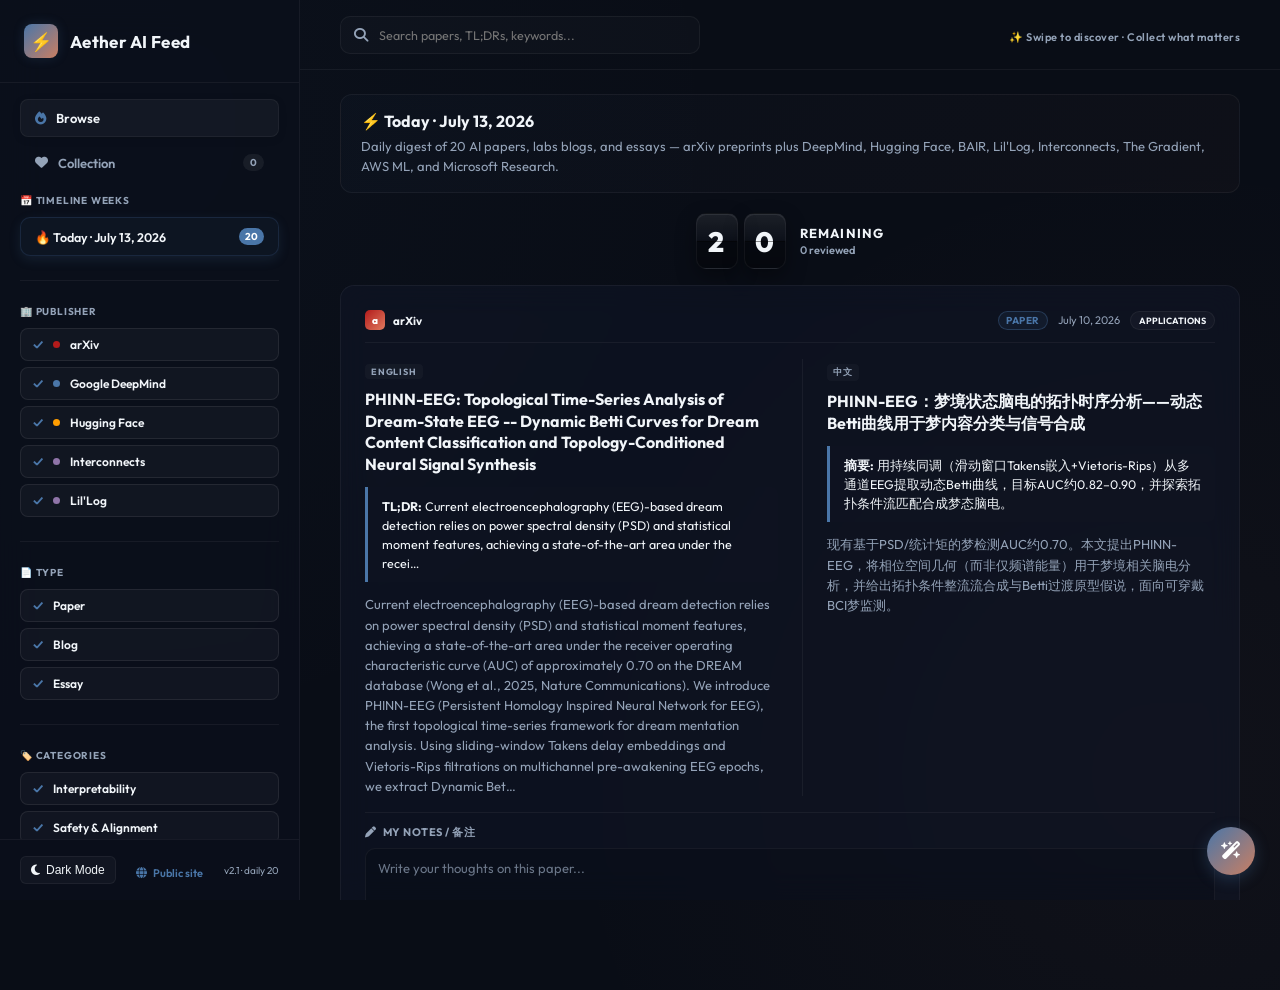
<file: ai_paper_digest/index.html>
<!DOCTYPE html>
<html lang="en">
<head>
  <meta charset="UTF-8">
  <meta name="viewport" content="width=device-width, initial-scale=1.0">
  <title>Aether AI Research Feed ⚡</title>
  <link rel="preconnect" href="https://fonts.googleapis.com">
  <link rel="preconnect" href="https://fonts.gstatic.com" crossorigin>
  <link href="https://fonts.googleapis.com/css2?family=Outfit:wght@300;400;600;800&display=swap" rel="stylesheet">
  <link rel="stylesheet" href="https://cdnjs.cloudflare.com/ajax/libs/font-awesome/6.4.0/css/all.min.css">
  <link rel="stylesheet" href="style.css">
</head>
<body>

  <!-- LEFT SIDEBAR -->
  <aside class="sidebar">
    <div class="brand-section">
      <div class="brand-logo">⚡</div>
      <h1 class="brand-title">Aether AI Feed</h1>
    </div>

    <div class="view-tabs">
      <button class="view-tab-btn active" id="tab-browse">
        <i class="fa-solid fa-fire"></i> <span>Browse</span>
      </button>
      <button class="view-tab-btn" id="tab-collection">
        <i class="fa-solid fa-heart"></i> <span>Collection</span>
        <span class="tab-count" id="collection-count">0</span>
      </button>
    </div>

    <div class="sidebar-scroll">
      <div>
        <h3 class="sidebar-section-title">📅 Timeline Weeks</h3>
        <ul class="week-list" id="week-list-container"></ul>
      </div>

      <hr class="sidebar-divider">

      <div>
        <h3 class="sidebar-section-title">🏢 Publisher</h3>
        <div class="filter-group" id="publisher-filters">
          <!-- filled by JS from PAPER_DATA -->
        </div>
      </div>

      <hr class="sidebar-divider">

      <div>
        <h3 class="sidebar-section-title">📄 Type</h3>
        <div class="filter-group" id="type-filters">
          <div class="checkbox-btn active" data-filter="type" data-value="paper">Paper</div>
          <div class="checkbox-btn active" data-filter="type" data-value="blog">Blog</div>
          <div class="checkbox-btn active" data-filter="type" data-value="essay">Essay</div>
        </div>
      </div>

      <hr class="sidebar-divider">

      <div>
        <h3 class="sidebar-section-title">🏷️ Categories</h3>
        <div class="filter-group" id="category-filters">
          <div class="checkbox-btn active" data-filter="category" data-value="Interpretability">Interpretability</div>
          <div class="checkbox-btn active" data-filter="category" data-value="Safety & Alignment">Safety & Alignment</div>
          <div class="checkbox-btn active" data-filter="category" data-value="Model Architecture">Architecture</div>
          <div class="checkbox-btn active" data-filter="category" data-value="Systems & Optimization">Systems & Opt</div>
          <div class="checkbox-btn active" data-filter="category" data-value="Applications">Applications</div>
        </div>
      </div>

      <div class="stats-widget">
        <h3 class="sidebar-section-title" style="margin-bottom: 8px;">📊 Day Stats</h3>
        <div id="stats-rows"></div>
        <div class="stats-widget-bar-outer" id="stats-bar-outer"></div>
      </div>
    </div>

    <div class="sidebar-footer">
      <button class="theme-toggle-btn" id="btn-theme-toggle">
        <i class="fa-solid fa-moon"></i> <span>Dark Mode</span>
      </button>
      <a class="public-link" id="public-site-link" href="#" target="_blank" rel="noopener" title="Share this public feed">
        <i class="fa-solid fa-globe"></i> Public site
      </a>
      <span style="font-size: 10px; color: var(--text-secondary);">v2.1 · daily 20</span>
    </div>
  </aside>

  <!-- MAIN WORKSPACE -->
  <main class="main-content">
    <header class="header">
      <div class="search-container">
        <i class="fa-solid fa-magnifying-glass search-icon"></i>
        <input type="text" class="search-input" id="search-input" placeholder="Search papers, TL;DRs, keywords...">
      </div>
      <div class="header-actions">
        <span class="header-tagline">✨ Swipe to discover · Collect what matters</span>
      </div>
    </header>

    <!-- VIEW 1: Dating-app style Browse -->
    <section class="browse-view" id="browse-view-container">
      <div class="week-overview-card">
        <h2 class="overview-title" id="overview-title">This Week in AI</h2>
        <p class="overview-text" id="overview-text">Loading weekly context...</p>
      </div>

      <div class="swipe-stage">
        <div class="flip-counter" id="flip-counter" aria-live="polite">
          <div class="flip-board" id="flip-board" title="Remaining to review">
            <div class="flip-digit" data-place="tens"><span class="flip-face">0</span></div>
            <div class="flip-digit" data-place="ones"><span class="flip-face">0</span></div>
          </div>
          <div class="flip-meta">
            <span class="flip-label" id="flip-label">remaining</span>
            <span class="flip-sub" id="swipe-progress">0 reviewed</span>
          </div>
        </div>

        <div class="swipe-deck" id="swipe-deck">
          <!-- Cards rendered by JS -->
        </div>

        <div class="swipe-actions">
          <button class="swipe-btn swipe-btn-pass" id="btn-pass" title="Pass (←)">
            <i class="fa-solid fa-xmark"></i>
          </button>
          <button class="swipe-btn swipe-btn-undo" id="btn-undo" title="Undo">
            <i class="fa-solid fa-rotate-left"></i>
          </button>
          <button class="swipe-btn swipe-btn-save" id="btn-save" title="Save (→)">
            <i class="fa-solid fa-heart"></i>
          </button>
        </div>

        <p class="swipe-hint">← Pass · → Collect · drag card or use buttons</p>
      </div>
    </section>

    <!-- VIEW 2: Collection / Favorites -->
    <section class="collection-view hidden" id="collection-view-container">
      <div class="week-overview-card">
        <h2 class="overview-title">❤️ Your Collection</h2>
        <p class="overview-text">Papers you've saved. Edit notes anytime — they stay in this browser.</p>
      </div>
      <div class="collection-list" id="collection-list"></div>
    </section>
  </main>

  <!-- FLOATING AI ASSISTANT CHAT -->
  <div class="ai-assistant-widget">
    <div class="assistant-panel" id="assistant-panel">
      <div class="panel-header">
        <div class="panel-title">🤖 <span style="font-weight:700;">Aether Assistant</span></div>
        <button class="btn-close" id="btn-close-assistant" style="background:none;">×</button>
      </div>
      <div class="panel-body" id="chat-box-body">
        <div class="chat-bubble bot">
          Hi! I can explain any research paper from this week. Try asking:
          <br><em>"What is J-space?"</em> or
          <br><em>"What is modular pretraining?"</em>
        </div>
      </div>
      <div class="panel-footer">
        <input type="text" class="chat-input" id="chat-input-box" placeholder="Ask about this week's papers...">
        <button class="chat-send-btn" id="btn-send-chat">Send</button>
      </div>
    </div>
    <button class="assistant-trigger" id="assistant-trigger-btn">
      <i class="fa-solid fa-wand-magic-sparkles"></i>
    </button>
  </div>

  <script src="data.js"></script>
  <script>
    const STORAGE_KEY = "aether_paper_state_v2";
    const ALL_CATEGORIES = [
      "Interpretability",
      "Safety & Alignment",
      "Model Architecture",
      "Systems & Optimization",
      "Applications"
    ];
    const ALL_TYPES = ["paper", "blog", "essay"];
    const PUBLISHER_DOT = {
      "Google DeepMind": "dot-google",
      "Anthropic": "dot-anthropic",
      "OpenAI": "dot-openai",
      "arXiv": "dot-arxiv",
      "Hugging Face": "dot-hf",
      "Lil'Log": "dot-essay",
      "Interconnects": "dot-essay",
      "The Gradient": "dot-essay",
      "Berkeley BAIR": "dot-bair",
      "AWS ML": "dot-aws",
      "Microsoft Research": "dot-ms"
    };

    function allPublishers() {
      const set = new Set();
      (PAPER_DATA.weeks || []).forEach(w => (w.papers || []).forEach(p => set.add(p.publisher)));
      return Array.from(set).sort((a, b) => a.localeCompare(b));
    }

    function defaultWeekId() {
      return (PAPER_DATA.weeks && PAPER_DATA.weeks[0] && PAPER_DATA.weeks[0].id) || "";
    }

    const appState = {
      activeView: "browse",
      activeWeekId: defaultWeekId(),
      selectedPublishers: allPublishers(),
      selectedCategories: ALL_CATEGORIES.slice(),
      selectedTypes: ALL_TYPES.slice(),
      searchQuery: "",
      isLightMode: false,
      // paperKey -> { status: 'saved'|'passed', note: string }
      paperMeta: {},
      // for current deck
      deck: [],
      deckIndex: 0,
      history: [], // { key, prevStatus } for undo
      displayedRemaining: null
    };

    function paperKey(paper) {
      return paper.url || paper.title;
    }

    function loadPersisted() {
      try {
        const raw = localStorage.getItem(STORAGE_KEY);
        if (!raw) return;
        const data = JSON.parse(raw);
        if (data.paperMeta) appState.paperMeta = data.paperMeta;
        if (typeof data.isLightMode === "boolean") appState.isLightMode = data.isLightMode;
      } catch (_) {}
    }

    function persist() {
      localStorage.setItem(STORAGE_KEY, JSON.stringify({
        paperMeta: appState.paperMeta,
        isLightMode: appState.isLightMode
      }));
    }

    function getMeta(key) {
      if (!appState.paperMeta[key]) {
        appState.paperMeta[key] = { status: null, note: "" };
      }
      return appState.paperMeta[key];
    }

    function findPaperByKey(key) {
      for (const week of PAPER_DATA.weeks) {
        for (const p of week.papers) {
          if (paperKey(p) === key) return p;
        }
      }
      return null;
    }

    function getSavedPapers() {
      return Object.entries(appState.paperMeta)
        .filter(([, m]) => m.status === "saved")
        .map(([key, m]) => {
          const paper = findPaperByKey(key);
          return paper ? { paper, note: m.note || "" } : null;
        })
        .filter(Boolean);
    }

    function updateCollectionCount() {
      const n = getSavedPapers().length;
      document.getElementById("collection-count").textContent = n;
    }

    function setupViewTabs() {
      const btnBrowse = document.getElementById("tab-browse");
      const btnCollection = document.getElementById("tab-collection");
      const viewBrowse = document.getElementById("browse-view-container");
      const viewCollection = document.getElementById("collection-view-container");

      btnCollection.addEventListener("click", () => {
        appState.activeView = "collection";
        btnCollection.classList.add("active");
        btnBrowse.classList.remove("active");
        viewCollection.classList.remove("hidden");
        viewBrowse.classList.add("hidden");
        renderCollection();
      });

      btnBrowse.addEventListener("click", () => {
        appState.activeView = "browse";
        btnBrowse.classList.add("active");
        btnCollection.classList.remove("active");
        viewBrowse.classList.remove("hidden");
        viewCollection.classList.add("hidden");
        rebuildDeck();
        renderSwipeCard();
      });
    }

    function renderWeekList() {
      const container = document.getElementById("week-list-container");
      container.innerHTML = PAPER_DATA.weeks.map((week, idx) => {
        const isActive = week.id === appState.activeWeekId ? "active" : "";
        const label = idx === 0 ? "🔥 " : "";
        const shortTitle = week.title.split(" (")[0];
        return `
          <li class="week-item ${isActive}" data-id="${week.id}">
            <span class="week-item-title">${label}${shortTitle}</span>
            <span class="week-item-badge">${week.papers.length}</span>
          </li>
        `;
      }).join("");

      container.querySelectorAll(".week-item").forEach(item => {
        item.addEventListener("click", () => {
          appState.activeWeekId = item.getAttribute("data-id");
          appState.displayedRemaining = null;
          renderWeekList();
          if (appState.activeView === "browse") {
            rebuildDeck();
            renderSwipeCard();
          }
        });
      });
    }

    function renderPublisherFilters() {
      const container = document.getElementById("publisher-filters");
      const pubs = allPublishers();
      appState.selectedPublishers = pubs.slice();
      container.innerHTML = pubs.map(pub => {
        const dot = PUBLISHER_DOT[pub] || "dot-arxiv";
        return `
          <div class="checkbox-btn active" data-filter="publisher" data-value="${escapeHtml(pub)}">
            <span class="dot ${dot}"></span> ${escapeHtml(pub)}
          </div>
        `;
      }).join("");
    }

    function wireFilterGroup(selector, stateKey) {
      document.querySelectorAll(selector).forEach(btn => {
        btn.addEventListener("click", () => {
          const val = btn.getAttribute("data-value");
          btn.classList.toggle("active");
          if (appState[stateKey].includes(val)) {
            appState[stateKey] = appState[stateKey].filter(x => x !== val);
          } else {
            appState[stateKey].push(val);
          }
          appState.displayedRemaining = null;
          if (appState.activeView === "browse") {
            rebuildDeck();
            renderSwipeCard();
          }
        });
      });
    }

    function setupFilters() {
      renderPublisherFilters();
      wireFilterGroup("#publisher-filters .checkbox-btn", "selectedPublishers");
      wireFilterGroup("#category-filters .checkbox-btn", "selectedCategories");
      wireFilterGroup("#type-filters .checkbox-btn", "selectedTypes");

      document.getElementById("search-input").addEventListener("input", e => {
        appState.searchQuery = e.target.value.toLowerCase().trim();
        appState.displayedRemaining = null;
        if (appState.activeView === "browse") {
          rebuildDeck();
          renderSwipeCard();
        } else {
          renderCollection();
        }
      });
    }

    function contentTypeOf(paper) {
      return paper.content_type || paper.type || "paper";
    }

    function getFilteredPapers(includeDecided = false) {
      const activeWeek = PAPER_DATA.weeks.find(w => w.id === appState.activeWeekId);
      if (!activeWeek) return [];

      return activeWeek.papers.filter(paper => {
        const matchesPublisher = appState.selectedPublishers.includes(paper.publisher);
        const matchesCategory = appState.selectedCategories.includes(paper.category);
        const matchesType = appState.selectedTypes.includes(contentTypeOf(paper));
        const textBlob = `${paper.title} ${paper.title_zh || ""} ${paper.tldr || ""} ${paper.summary || ""} ${paper.category} ${paper.publisher} ${contentTypeOf(paper)}`.toLowerCase();
        const matchesSearch = appState.searchQuery === "" || textBlob.includes(appState.searchQuery);
        if (!matchesPublisher || !matchesCategory || !matchesType || !matchesSearch) return false;

        if (!includeDecided) {
          const meta = getMeta(paperKey(paper));
          if (meta.status === "saved" || meta.status === "passed") return false;
        }
        return true;
      });
    }

    function flipDigit(digitEl, nextChar) {
      const face = digitEl.querySelector(".flip-face");
      if (!face) return;
      const current = face.textContent;
      if (current === String(nextChar)) return;

      const next = document.createElement("span");
      next.className = "flip-face flip-in";
      next.textContent = nextChar;

      face.classList.add("flip-out");
      digitEl.appendChild(next);

      // force reflow then animate in
      void next.offsetWidth;
      requestAnimationFrame(() => next.classList.add("flip-show"));

      setTimeout(() => {
        face.remove();
        next.classList.remove("flip-in", "flip-show");
      }, 320);
    }

    function setFlipCount(remaining, { animate = true } = {}) {
      const n = Math.max(0, remaining | 0);
      const tens = String(Math.floor(n / 10) % 10);
      const ones = String(n % 10);
      const tensEl = document.querySelector('.flip-digit[data-place="tens"]');
      const onesEl = document.querySelector('.flip-digit[data-place="ones"]');
      const label = document.getElementById("flip-label");

      if (!animate || appState.displayedRemaining === null) {
        tensEl.querySelector(".flip-face").textContent = tens;
        onesEl.querySelector(".flip-face").textContent = ones;
      } else if (n !== appState.displayedRemaining) {
        // Flip down digit-by-digit when decreasing
        flipDigit(tensEl, tens);
        flipDigit(onesEl, ones);
        if (n < appState.displayedRemaining) {
          document.getElementById("flip-board").classList.add("flip-tick");
          setTimeout(() => document.getElementById("flip-board").classList.remove("flip-tick"), 350);
        }
      }

      if (label) {
        label.textContent = n === 0 ? "all done" : "remaining";
      }
      appState.displayedRemaining = n;
    }

    function rebuildDeck() {
      const activeWeek = PAPER_DATA.weeks.find(w => w.id === appState.activeWeekId);
      if (activeWeek) {
        document.getElementById("overview-title").innerText = `⚡ ${activeWeek.title}`;
        document.getElementById("overview-text").innerText = activeWeek.summary || "";
        updateStats(activeWeek);
      }
      appState.deck = getFilteredPapers(false);
      appState.deckIndex = 0;
      appState.history = [];
    }

    function publisherClass(publisher) {
      const p = (publisher || "").toLowerCase();
      if (p.includes("google") || p.includes("deepmind")) return "google";
      if (p.includes("openai")) return "openai";
      if (p.includes("anthropic")) return "anthropic";
      if (p.includes("hugging")) return "hf";
      if (p.includes("arxiv")) return "arxiv";
      if (p.includes("microsoft")) return "ms";
      if (p.includes("aws")) return "aws";
      if (p.includes("bair") || p.includes("berkeley")) return "bair";
      return "essay";
    }

    function escapeHtml(str) {
      return String(str || "")
        .replace(/&/g, "&amp;")
        .replace(/</g, "&lt;")
        .replace(/>/g, "&gt;")
        .replace(/"/g, "&quot;");
    }

    function buildCardHTML(paper, opts = {}) {
      const key = paperKey(paper);
      const meta = getMeta(key);
      const note = opts.note !== undefined ? opts.note : (meta.note || "");
      const avatar = publisherClass(paper.publisher);
      const hasSummary = !!(paper.summary && paper.summary.trim());
      const hasSummaryZh = !!(paper.summary_zh && paper.summary_zh.trim());
      const hasTldr = !!(paper.tldr && paper.tldr.trim());
      const hasTldrZh = !!(paper.tldr_zh && paper.tldr_zh.trim());

      const ctype = contentTypeOf(paper);
      const typeLabel = ctype === "blog" ? "Blog" : ctype === "essay" ? "Essay" : "Paper";
      const readLabel = ctype === "paper" ? "Read Full Paper" : "Read Full Article";

      return `
        <article class="paper-card swipe-card" data-publisher="${escapeHtml(paper.publisher)}" data-key="${escapeHtml(key)}">
          <div class="swipe-stamp stamp-no">NOPE</div>
          <div class="swipe-stamp stamp-yes">SAVE</div>

          <div class="card-top">
            <div class="publisher-badge">
              <div class="publisher-avatar avatar-${avatar}">${escapeHtml(paper.publisher.charAt(0))}</div>
              <span>${escapeHtml(paper.publisher)}</span>
            </div>
            <div class="card-meta">
              <span class="type-tag type-${escapeHtml(ctype)}">${typeLabel}</span>
              <span>${escapeHtml(paper.date || "")}</span>
              <span class="category-tag">${escapeHtml(paper.category || "")}</span>
            </div>
          </div>

          <div class="card-columns">
            <div class="card-column en-col">
              <div class="column-lang-tag">English</div>
              <a href="${escapeHtml(paper.url)}" target="_blank" rel="noopener" class="paper-title-link">${escapeHtml(paper.title)}</a>
              ${hasTldr ? `<div class="tldr-box"><strong>TL;DR:</strong> ${escapeHtml(paper.tldr)}</div>` : ""}
              ${hasSummary ? `<div class="summary-block"><p>${escapeHtml(paper.summary)}</p></div>` : ""}
            </div>
            <div class="card-column zh-col">
              <div class="column-lang-tag">中文</div>
              <a href="${escapeHtml(paper.url)}" target="_blank" rel="noopener" class="paper-title-link">${escapeHtml(paper.title_zh || paper.title)}</a>
              ${hasTldrZh ? `<div class="tldr-box"><strong>摘要:</strong> ${escapeHtml(paper.tldr_zh)}</div>` : ""}
              ${hasSummaryZh ? `<div class="summary-block"><p>${escapeHtml(paper.summary_zh)}</p></div>` : ""}
            </div>
          </div>

          <div class="note-block">
            <label class="note-label"><i class="fa-solid fa-pen"></i> My notes / 备注</label>
            <textarea class="note-input" data-key="${escapeHtml(key)}" placeholder="Write your thoughts on this paper...">${escapeHtml(note)}</textarea>
          </div>

          <div class="card-footer">
            <a href="${escapeHtml(paper.url)}" target="_blank" rel="noopener" class="read-btn">
              <i class="fa-solid fa-arrow-up-right-from-square"></i> ${readLabel}
            </a>
          </div>
        </article>
      `;
    }

    function renderSwipeCard() {
      const deckEl = document.getElementById("swipe-deck");
      const progressEl = document.getElementById("swipe-progress");
      const remaining = Math.max(0, appState.deck.length - appState.deckIndex);
      const totalFiltered = getFilteredPapers(true).length;
      const decided = totalFiltered - remaining;
      setFlipCount(remaining, { animate: true });
      progressEl.textContent = remaining === 0
        ? `${decided} reviewed · deck clear`
        : `${decided} reviewed`;

      if (appState.deckIndex >= appState.deck.length) {
        deckEl.innerHTML = `
          <div class="empty-state swipe-empty">
            <div class="empty-icon">✨</div>
            <h3>You're all caught up · 0 left</h3>
            <p>No more items in this filter. Check your Collection, or pick another day.</p>
            <button class="read-btn" id="btn-goto-collection" style="margin-top:12px;">
              <i class="fa-solid fa-heart"></i> Open Collection
            </button>
          </div>
        `;
        const go = document.getElementById("btn-goto-collection");
        if (go) {
          go.addEventListener("click", () => document.getElementById("tab-collection").click());
        }
        document.getElementById("btn-pass").disabled = true;
        document.getElementById("btn-save").disabled = true;
        return;
      }

      document.getElementById("btn-pass").disabled = false;
      document.getElementById("btn-save").disabled = false;

      const paper = appState.deck[appState.deckIndex];
      deckEl.innerHTML = buildCardHTML(paper);

      const card = deckEl.querySelector(".swipe-card");
      wireNoteInput(card);
      enableDrag(card);
    }

    function wireNoteInput(root) {
      root.querySelectorAll(".note-input").forEach(ta => {
        ta.addEventListener("input", () => {
          const key = ta.getAttribute("data-key");
          getMeta(key).note = ta.value;
          persist();
        });
        // Don't let swipe steal focus while typing
        ta.addEventListener("pointerdown", e => e.stopPropagation());
        ta.addEventListener("mousedown", e => e.stopPropagation());
      });
    }

    function decide(action) {
      if (appState.deckIndex >= appState.deck.length) return;
      const paper = appState.deck[appState.deckIndex];
      const key = paperKey(paper);
      const meta = getMeta(key);
      const card = document.querySelector("#swipe-deck .swipe-card");

      appState.history.push({ key, prevStatus: meta.status, deckIndex: appState.deckIndex });
      meta.status = action === "save" ? "saved" : "passed";
      persist();
      updateCollectionCount();

      // Flip remaining count down immediately (… → 0)
      const remainingAfter = Math.max(0, appState.deck.length - appState.deckIndex - 1);
      const totalFiltered = getFilteredPapers(true).length;
      const decidedAfter = totalFiltered - remainingAfter;
      setFlipCount(remainingAfter, { animate: true });
      document.getElementById("swipe-progress").textContent =
        remainingAfter === 0 ? `${decidedAfter} reviewed · deck clear` : `${decidedAfter} reviewed`;

      if (card) {
        card.classList.add(action === "save" ? "fly-right" : "fly-left");
        setTimeout(() => {
          appState.deckIndex += 1;
          renderSwipeCard();
        }, 280);
      } else {
        appState.deckIndex += 1;
        renderSwipeCard();
      }
    }

    function undoLast() {
      const last = appState.history.pop();
      if (!last) return;
      const meta = getMeta(last.key);
      meta.status = last.prevStatus;
      persist();
      updateCollectionCount();
      // Put paper back into deck at current position
      const paper = findPaperByKey(last.key);
      if (paper) {
        appState.deck.splice(appState.deckIndex, 0, paper);
        renderSwipeCard();
      } else {
        rebuildDeck();
        renderSwipeCard();
      }
    }

    function enableDrag(card) {
      let startX = 0, startY = 0, dx = 0, dy = 0, dragging = false;

      const onStart = e => {
        if (e.target.closest("a, button, textarea, input")) return;
        dragging = true;
        const point = e.touches ? e.touches[0] : e;
        startX = point.clientX;
        startY = point.clientY;
        card.classList.add("dragging");
      };

      const onMove = e => {
        if (!dragging) return;
        const point = e.touches ? e.touches[0] : e;
        dx = point.clientX - startX;
        dy = point.clientY - startY;
        const rot = dx * 0.05;
        card.style.transform = `translate(${dx}px, ${dy}px) rotate(${rot}deg)`;
        card.classList.toggle("hint-pass", dx < -40);
        card.classList.toggle("hint-save", dx > 40);
      };

      const onEnd = () => {
        if (!dragging) return;
        dragging = false;
        card.classList.remove("dragging");
        if (dx > 100) {
          decide("save");
        } else if (dx < -100) {
          decide("pass");
        } else {
          card.style.transform = "";
          card.classList.remove("hint-pass", "hint-save");
        }
        dx = 0;
        dy = 0;
      };

      card.addEventListener("mousedown", onStart);
      window.addEventListener("mousemove", onMove);
      window.addEventListener("mouseup", onEnd);
      card.addEventListener("touchstart", onStart, { passive: true });
      card.addEventListener("touchmove", onMove, { passive: true });
      card.addEventListener("touchend", onEnd);
    }

    function setupSwipeControls() {
      document.getElementById("btn-pass").addEventListener("click", () => decide("pass"));
      document.getElementById("btn-save").addEventListener("click", () => decide("save"));
      document.getElementById("btn-undo").addEventListener("click", () => undoLast());

      document.addEventListener("keydown", e => {
        if (appState.activeView !== "browse") return;
        if (e.target.matches("textarea, input")) return;
        if (e.key === "ArrowLeft") {
          e.preventDefault();
          decide("pass");
        } else if (e.key === "ArrowRight") {
          e.preventDefault();
          decide("save");
        } else if (e.key === "z" && (e.metaKey || e.ctrlKey)) {
          e.preventDefault();
          undoLast();
        }
      });
    }

    function renderCollection() {
      const list = document.getElementById("collection-list");
      let saved = getSavedPapers();

      if (appState.searchQuery) {
        const q = appState.searchQuery;
        saved = saved.filter(({ paper }) => {
          const blob = `${paper.title} ${paper.title_zh || ""} ${paper.tldr || ""} ${paper.summary || ""}`.toLowerCase();
          return blob.includes(q);
        });
      }

      if (saved.length === 0) {
        list.innerHTML = `
          <div class="empty-state">
            <div class="empty-icon">💔</div>
            <h3>Collection is empty</h3>
            <p>Swipe right on papers you like — they'll show up here.</p>
          </div>
        `;
        return;
      }

      list.innerHTML = saved.map(({ paper, note }) => {
        const key = paperKey(paper);
        const avatar = publisherClass(paper.publisher);
        const hasSummary = !!(paper.summary && paper.summary.trim());
        const hasSummaryZh = !!(paper.summary_zh && paper.summary_zh.trim());
        return `
          <article class="paper-card collection-card" data-publisher="${escapeHtml(paper.publisher)}" data-key="${escapeHtml(key)}">
            <div class="card-top">
              <div class="publisher-badge">
                <div class="publisher-avatar avatar-${avatar}">${escapeHtml(paper.publisher.charAt(0))}</div>
                <span>${escapeHtml(paper.publisher)}</span>
              </div>
              <div class="card-meta">
                <span class="type-tag type-${escapeHtml(contentTypeOf(paper))}">${contentTypeOf(paper)}</span>
                <span>${escapeHtml(paper.date || "")}</span>
                <span class="category-tag">${escapeHtml(paper.category || "")}</span>
                <button class="icon-btn btn-unsave" data-key="${escapeHtml(key)}" title="Remove from collection">
                  <i class="fa-solid fa-trash"></i>
                </button>
              </div>
            </div>
            <div class="card-columns">
              <div class="card-column en-col">
                <div class="column-lang-tag">English</div>
                <a href="${escapeHtml(paper.url)}" target="_blank" rel="noopener" class="paper-title-link">${escapeHtml(paper.title)}</a>
                ${paper.tldr ? `<div class="tldr-box"><strong>TL;DR:</strong> ${escapeHtml(paper.tldr)}</div>` : ""}
                ${hasSummary ? `<div class="summary-block"><p>${escapeHtml(paper.summary)}</p></div>` : ""}
              </div>
              <div class="card-column zh-col">
                <div class="column-lang-tag">中文</div>
                <a href="${escapeHtml(paper.url)}" target="_blank" rel="noopener" class="paper-title-link">${escapeHtml(paper.title_zh || paper.title)}</a>
                ${paper.tldr_zh ? `<div class="tldr-box"><strong>摘要:</strong> ${escapeHtml(paper.tldr_zh)}</div>` : ""}
                ${hasSummaryZh ? `<div class="summary-block"><p>${escapeHtml(paper.summary_zh)}</p></div>` : ""}
              </div>
            </div>
            <div class="note-block">
              <label class="note-label"><i class="fa-solid fa-pen"></i> My notes / 备注</label>
              <textarea class="note-input" data-key="${escapeHtml(key)}" placeholder="Write your thoughts on this paper...">${escapeHtml(note)}</textarea>
            </div>
            <div class="card-footer">
              <a href="${escapeHtml(paper.url)}" target="_blank" rel="noopener" class="read-btn">
                <i class="fa-solid fa-arrow-up-right-from-square"></i> Open
              </a>
            </div>
          </article>
        `;
      }).join("");

      list.querySelectorAll(".btn-unsave").forEach(btn => {
        btn.addEventListener("click", () => {
          const key = btn.getAttribute("data-key");
          getMeta(key).status = null;
          persist();
          updateCollectionCount();
          renderCollection();
        });
      });
      wireNoteInput(list);
    }

    function updateStats(activeWeek) {
      const counts = {};
      activeWeek.papers.forEach(p => {
        counts[p.publisher] = (counts[p.publisher] || 0) + 1;
      });
      const entries = Object.entries(counts).sort((a, b) => b[1] - a[1]);
      const total = entries.reduce((s, [, n]) => s + n, 0) || 1;
      const colors = [
        "var(--accent-blue)", "var(--accent-orange)", "var(--accent-green)",
        "var(--accent-purple)", "var(--accent-gold)", "var(--accent-pink)", "var(--accent-red)"
      ];
      const rows = document.getElementById("stats-rows");
      const bar = document.getElementById("stats-bar-outer");
      rows.innerHTML = entries.slice(0, 6).map(([name, n]) => `
        <div class="stats-widget-row">
          <span style="font-size:11px;">${escapeHtml(name)}</span>
          <strong>${n}</strong>
        </div>
      `).join("") || `<div class="stats-widget-row"><span style="font-size:11px;">No items</span><strong>0</strong></div>`;
      bar.innerHTML = entries.map(([, n], i) =>
        `<div class="stats-widget-bar-inner" style="background-color:${colors[i % colors.length]};width:${(n / total) * 100}%;"></div>`
      ).join("");
    }

    // Theme
    const themeBtn = document.getElementById("btn-theme-toggle");
    themeBtn.addEventListener("click", () => {
      appState.isLightMode = !appState.isLightMode;
      document.body.classList.toggle("light-mode", appState.isLightMode);
      const icon = themeBtn.querySelector("i");
      const span = themeBtn.querySelector("span");
      if (appState.isLightMode) {
        icon.className = "fa-solid fa-sun";
        span.innerText = "Light Mode";
      } else {
        icon.className = "fa-solid fa-moon";
        span.innerText = "Dark Mode";
      }
      persist();
    });

    // Chat assistant
    const assistantBtn = document.getElementById("assistant-trigger-btn");
    const assistantPanel = document.getElementById("assistant-panel");
    const closeAssistantBtn = document.getElementById("btn-close-assistant");
    const chatInput = document.getElementById("chat-input-box");
    const sendChatBtn = document.getElementById("btn-send-chat");
    const chatBody = document.getElementById("chat-box-body");

    assistantBtn.addEventListener("click", () => {
      assistantPanel.classList.toggle("open");
      if (assistantPanel.classList.contains("open")) chatInput.focus();
    });
    closeAssistantBtn.addEventListener("click", () => assistantPanel.classList.remove("open"));

    function appendMessage(sender, text) {
      const msg = document.createElement("div");
      msg.className = `chat-bubble ${sender}`;
      msg.innerHTML = text;
      chatBody.appendChild(msg);
      chatBody.scrollTop = chatBody.scrollHeight;
    }

    function handleChat() {
      const text = chatInput.value.trim();
      if (!text) return;
      appendMessage("user", text);
      chatInput.value = "";
      const query = text.toLowerCase();
      let reply = "I can help explain papers from this week. Try asking about <strong>Jacobian Lens</strong>, <strong>GRAM</strong>, <strong>AlphaEvolve</strong>, or the <strong>AGI Safety Gate</strong>.";

      if (query.includes("jacobian") || query.includes("j-lens") || query.includes("j-space") || query.includes("workspace")) {
        reply = "The <strong>Jacobian Lens (J-lens)</strong> probes model activations and identifies a 'J-space' inside Claude—a privileged workspace for explicit, verbalizable reasoning.";
      } else if (query.includes("gram") || query.includes("modular")) {
        reply = "<strong>GRAM</strong> isolates high-risk knowledge into auxiliary modules that can be locked or disabled without hurting general performance.";
      } else if (query.includes("alphaevolve") || query.includes("quantum")) {
        reply = "<strong>AlphaEvolve</strong> optimizes hardware and quantum circuits via RL + evolution—e.g. faster TPU floorplanning and lower-error quantum layouts.";
      } else if (query.includes("agi") || query.includes("asi") || query.includes("superintelligence") || query.includes("safety gate")) {
        reply = "DeepMind's <strong>From AGI to ASI</strong> paper defines capability thresholds and safety protocols for the transition toward superintelligence.";
      } else if (query.includes("icml") || query.includes("routing")) {
        reply = "At ICML 2026, DeepMind work on <strong>model routing</strong> sends queries to the smallest capable model, cutting cost and latency.";
      } else if (query.includes("predicting") || query.includes("past") || query.includes("ancient") || query.includes("ithaca")) {
        reply = "<strong>Predicting the Past</strong> wraps Gemini around Ithaca/Aeneas so historians can restore and date ancient inscriptions conversationally.";
      }

      setTimeout(() => appendMessage("bot", reply), 500);
    }

    sendChatBtn.addEventListener("click", handleChat);
    chatInput.addEventListener("keypress", e => {
      if (e.key === "Enter") handleChat();
    });

    function setupPublicLink() {
      const a = document.getElementById("public-site-link");
      // Prefer live origin when already on GitHub Pages; otherwise show the public URL target.
      const pagesUrl = "https://ianawyy.github.io/IanaWYY/";
      if (location.hostname.endsWith("github.io")) {
        a.href = location.origin + location.pathname.replace(/index\.html$/, "");
        a.title = "You are on the public site — share this URL";
      } else {
        a.href = pagesUrl;
      }
    }

    window.addEventListener("DOMContentLoaded", () => {
      loadPersisted();
      if (appState.isLightMode) {
        document.body.classList.add("light-mode");
        themeBtn.querySelector("i").className = "fa-solid fa-sun";
        themeBtn.querySelector("span").innerText = "Light Mode";
      }
      if (!appState.activeWeekId) appState.activeWeekId = defaultWeekId();
      setupPublicLink();
      renderWeekList();
      setupFilters();
      setupViewTabs();
      setupSwipeControls();
      rebuildDeck();
      renderSwipeCard();
      updateCollectionCount();
    });
  </script>
</body>
</html>
</file>
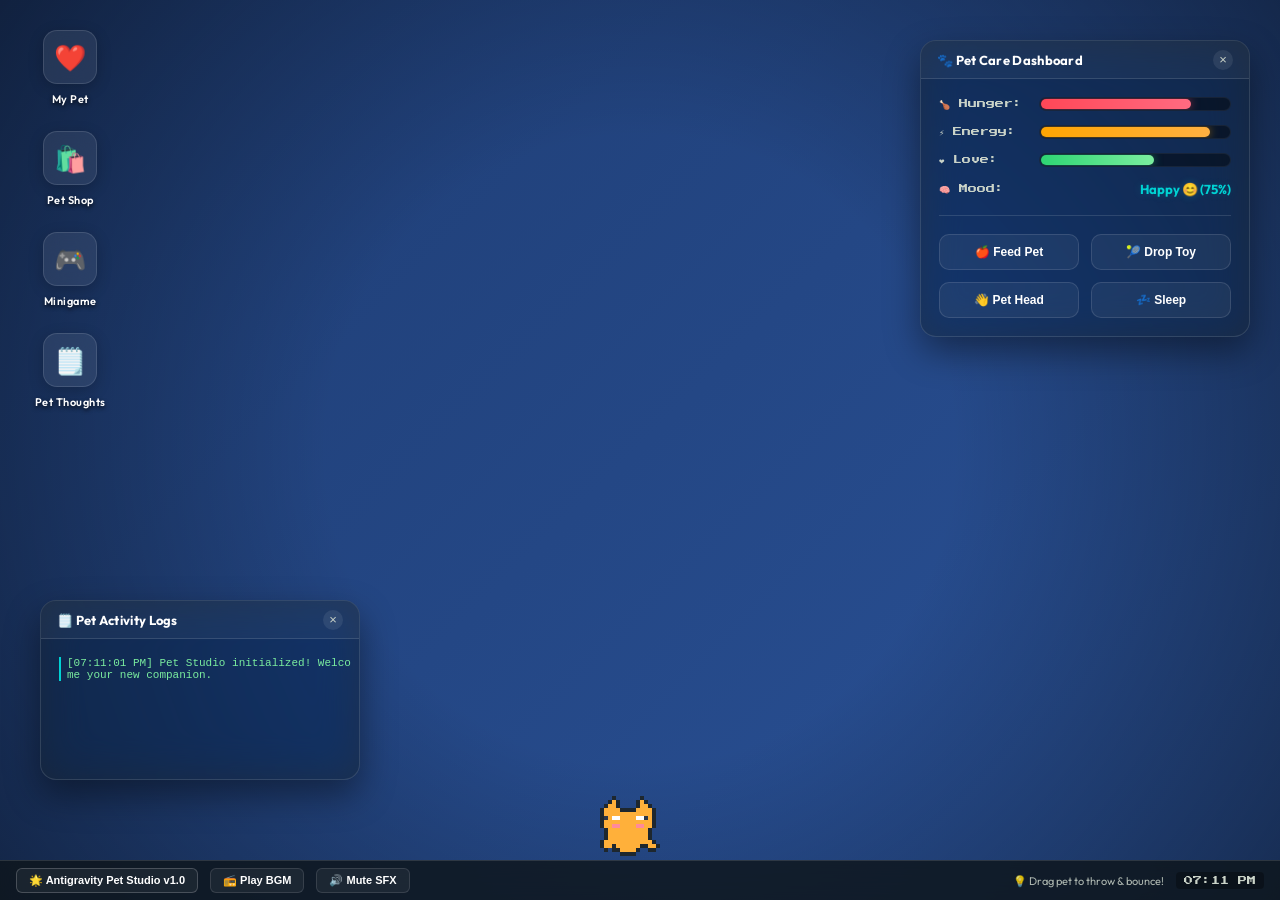
<file: pixel_pet/index.html>
<!DOCTYPE html>
<html lang="en">
<head>
  <meta charset="UTF-8">
  <meta name="viewport" content="width=device-width, initial-scale=1.0">
  <title>Antigravity Pixel Pet Studio 🐱</title>
  <!-- Google Fonts -->
  <link rel="preconnect" href="https://fonts.googleapis.com">
  <link rel="preconnect" href="https://fonts.gstatic.com" crossorigin>
  <link href="https://fonts.googleapis.com/css2?family=Outfit:wght@300;400;600;800&family=Press+Start+2P&display=swap" rel="stylesheet">
  <!-- Stylesheets -->
  <link rel="stylesheet" href="index.css">
</head>
<body>

  <!-- Virtual Desktop Environment -->
  <div id="desktop" class="desktop">
    <!-- Desktop Wallpaper Background Layer (for overlay filters like night mode) -->
    <div class="desktop-wallpaper"></div>
    <div class="desktop-vignette"></div>

    <!-- Desktop Icons (Shortcut launch shortcuts) -->
    <div class="desktop-icons">
      <div class="desktop-icon" id="icon-status">
        <div class="icon-img-wrapper">❤️</div>
        <div class="icon-label">My Pet</div>
      </div>
      <div class="desktop-icon" id="icon-shop">
        <div class="icon-img-wrapper">🛍️</div>
        <div class="icon-label">Pet Shop</div>
      </div>
      <div class="desktop-icon" id="icon-game">
        <div class="icon-img-wrapper">🎮</div>
        <div class="icon-label">Minigame</div>
      </div>
      <div class="desktop-icon" id="icon-logs">
        <div class="icon-img-wrapper">🗒️</div>
        <div class="icon-label">Pet Thoughts</div>
      </div>
    </div>

    <!-- Fullscreen Pet Playground Canvas (pet, food, toys, particles are rendered here) -->
    <canvas id="pet-canvas"></canvas>

    <!-- FLOATING WINDOWS -->
    
    <!-- 1. Pet Stats & Interaction Panel -->
    <div id="window-status" class="window-frame status-window">
      <div class="window-header">
        <div class="window-title">🐾 Pet Care Dashboard</div>
        <button class="btn-close">×</button>
      </div>
      <div class="window-content">
        <!-- Pet Stat Bars -->
        <div class="stats-container">
          <div class="stat-row">
            <span class="stat-label">🍗 Hunger:</span>
            <div class="stat-bar-outer">
              <div id="hunger-bar" class="stat-bar-inner hunger-color" style="width: 80%;"></div>
            </div>
          </div>
          <div class="stat-row">
            <span class="stat-label">⚡ Energy:</span>
            <div class="stat-bar-outer">
              <div id="energy-bar" class="stat-bar-inner energy-color" style="width: 90%;"></div>
            </div>
          </div>
          <div class="stat-row">
            <span class="stat-label">❤️ Love:</span>
            <div class="stat-bar-outer">
              <div id="love-bar" class="stat-bar-inner love-color" style="width: 60%;"></div>
            </div>
          </div>
          <div class="stat-row">
            <span class="stat-label">🧠 Mood:</span>
            <span id="mood-value" class="stat-val-text">Happy 😊</span>
          </div>
        </div>

        <hr class="window-divider">

        <!-- Interaction Buttons -->
        <div class="controls-grid">
          <button id="btn-feed" class="control-btn">🍎 Feed Pet</button>
          <button id="btn-play" class="control-btn">🎾 Drop Toy</button>
          <button id="btn-pet" class="control-btn">👋 Pet Head</button>
          <button id="btn-sleep" class="control-btn">💤 Sleep</button>
        </div>
      </div>
    </div>

    <!-- 2. Customization Shop & Wardrobe -->
    <div id="window-shop" class="window-frame shop-window hidden">
      <div class="window-header">
        <div class="window-title">🛍️ Pixel Wardrobe & Skins</div>
        <button class="btn-close">×</button>
      </div>
      <div class="window-content">
        <div class="coins-display">
          <span>Your Coins: </span>
          <span class="coin-icon">🪙</span>
          <strong id="coin-count">100</strong>
        </div>
        <div class="shop-items-list" id="shop-items-container">
          <!-- Populated dynamically via JS -->
        </div>
      </div>
    </div>

    <!-- 3. Retro Catch Food Minigame -->
    <div id="window-game" class="window-frame game-window hidden">
      <div class="window-header">
        <div class="window-title">🎮 Retro Catch!</div>
        <button class="btn-close">×</button>
      </div>
      <div class="window-content">
        <p class="game-instruction">Move your pet with your mouse/touch or <strong>Left/Right arrows</strong>. Catch green apples, avoid red bombs!</p>
        <div class="canvas-container">
          <canvas id="minigame-canvas" width="410" height="220"></canvas>
        </div>
        <button id="btn-start-game" class="btn-primary-action">🎮 Start Catch Game</button>
      </div>
    </div>

    <!-- 4. Pet Action Logs / Thoughts -->
    <div id="window-logs" class="window-frame logs-window">
      <div class="window-header">
        <div class="window-title">🗒️ Pet Activity Logs</div>
        <button class="btn-close">×</button>
      </div>
      <div class="window-content log-container" id="log-content">
        <!-- Log messages populated dynamically -->
      </div>
    </div>

    <!-- Taskbar bottom -->
    <div class="taskbar">
      <div class="taskbar-left">
        <button class="taskbar-btn active-task">🌟 Antigravity Pet Studio v1.0</button>
        <button id="btn-music" class="taskbar-btn">📻 Play BGM</button>
        <button id="btn-mute" class="taskbar-btn">🔊 Mute SFX</button>
      </div>
      <div class="taskbar-right">
        <span class="instruction-guide">💡 Drag pet to throw & bounce!</span>
        <span class="system-clock" id="taskbar-clock">11:45 AM</span>
      </div>
    </div>
  </div>

  <!-- Audio Script -->
  <script src="sound.js"></script>
  <!-- Sprites Assets -->
  <script src="sprites.js"></script>
  <!-- Core App Logic -->
  <script src="app.js"></script>

  <!-- Simple clock updates script -->
  <script>
    function updateClock() {
      const clockEl = document.getElementById('taskbar-clock');
      if (clockEl) {
        const now = new Date();
        clockEl.innerText = now.toLocaleTimeString([], { hour: '2-digit', minute: '2-digit' });
      }
    }
    setInterval(updateClock, 1000);
    updateClock();
  </script>
</body>
</html>
</file>
<file: ai_paper_digest/style.css>
/* Aether AI Research Feed - Premium Design Stylesheet */

:root {
  --bg-dark: #090d16;
  --bg-sidebar: rgba(11, 16, 28, 0.85);
  --bg-card: rgba(16, 23, 41, 0.5);
  --border-color: rgba(255, 255, 255, 0.05);
  --text-primary: #f1f5f9;
  --text-secondary: #94a3b8;

  --accent-blue: #4a76a8;
  --accent-orange: #c97f63;
  --accent-green: #5c8f76;
  --accent-purple: #8f74a8;
  --accent-gold: #bda170;
  --accent-red: #c45c5c;
  --accent-pink: #c06b8a;

  --glow-blue: rgba(74, 118, 168, 0.15);
  --glow-orange: rgba(201, 127, 99, 0.15);
}

.light-mode {
  --bg-dark: #f8fafc;
  --bg-sidebar: rgba(241, 245, 249, 0.9);
  --bg-card: rgba(255, 255, 255, 0.8);
  --border-color: rgba(0, 0, 0, 0.06);
  --text-primary: #0f172a;
  --text-secondary: #475569;

  --accent-blue: #3b628f;
  --accent-orange: #b0654a;
  --accent-green: #48735d;
  --accent-purple: #755b8c;
  --accent-gold: #9c8355;
  --accent-red: #b04a4a;
  --accent-pink: #a85574;

  --glow-blue: rgba(59, 98, 143, 0.1);
  --glow-orange: rgba(176, 101, 74, 0.1);
}

* {
  box-sizing: border-box;
  margin: 0;
  padding: 0;
  transition: background-color 0.3s ease, border-color 0.3s ease, color 0.3s ease;
}

body {
  font-family: 'Outfit', sans-serif;
  background-color: var(--bg-dark);
  color: var(--text-primary);
  height: 100vh;
  display: flex;
  overflow: hidden;
}

body::before {
  content: '';
  position: absolute;
  top: -10%;
  left: -10%;
  width: 120%;
  height: 120%;
  background: radial-gradient(circle at 15% 20%, rgba(74, 118, 168, 0.04) 0%, transparent 40%),
              radial-gradient(circle at 85% 80%, rgba(201, 127, 99, 0.04) 0%, transparent 40%);
  z-index: -1;
  pointer-events: none;
}

/* Sidebar */
.sidebar {
  width: 300px;
  background: var(--bg-sidebar);
  border-right: 1px solid var(--border-color);
  backdrop-filter: blur(20px);
  -webkit-backdrop-filter: blur(20px);
  display: flex;
  flex-direction: column;
  height: 100%;
  z-index: 10;
  flex-shrink: 0;
}

.brand-section {
  padding: 24px;
  border-bottom: 1px solid var(--border-color);
  display: flex;
  align-items: center;
  gap: 12px;
}

.brand-logo {
  width: 34px;
  height: 34px;
  background: linear-gradient(135deg, var(--accent-blue), var(--accent-orange));
  border-radius: 8px;
  display: flex;
  align-items: center;
  justify-content: center;
  font-size: 18px;
  font-weight: 800;
  color: #fff;
  box-shadow: 0 0 12px rgba(74, 118, 168, 0.2);
}

.brand-title {
  font-size: 17px;
  font-weight: 700;
  letter-spacing: 0.3px;
  color: var(--text-primary);
}

.view-tabs {
  padding: 16px 20px 0 20px;
  display: flex;
  flex-direction: column;
  gap: 6px;
}

.view-tab-btn {
  background: none;
  border: 1px solid transparent;
  border-radius: 8px;
  padding: 10px 14px;
  text-align: left;
  font-family: inherit;
  font-size: 13px;
  font-weight: 600;
  color: var(--text-secondary);
  cursor: pointer;
  display: flex;
  align-items: center;
  gap: 10px;
  transition: all 0.2s ease;
}

.view-tab-btn:hover {
  background: rgba(255, 255, 255, 0.02);
  color: var(--text-primary);
}

.view-tab-btn.active {
  background: rgba(255, 255, 255, 0.04);
  border-color: var(--border-color);
  color: var(--text-primary);
  box-shadow: 0 2px 8px rgba(0, 0, 0, 0.1);
}

.view-tab-btn.active i {
  color: var(--accent-blue);
}

#tab-collection.active i {
  color: var(--accent-pink);
}

.tab-count {
  margin-left: auto;
  font-size: 10px;
  font-weight: 700;
  background: rgba(255, 255, 255, 0.06);
  padding: 2px 7px;
  border-radius: 10px;
  color: var(--text-secondary);
}

.view-tab-btn.active .tab-count {
  background: var(--accent-pink);
  color: #fff;
}

.sidebar-scroll {
  flex-grow: 1;
  overflow-y: auto;
  padding: 12px 20px 20px 20px;
  display: flex;
  flex-direction: column;
  gap: 24px;
}

.sidebar-divider {
  border: none;
  border-top: 1px solid var(--border-color);
  margin: 0;
}

.sidebar-section-title {
  font-size: 10px;
  font-weight: 700;
  text-transform: uppercase;
  letter-spacing: 0.8px;
  color: var(--text-secondary);
  margin-bottom: 10px;
}

.week-list {
  display: flex;
  flex-direction: column;
  gap: 6px;
  list-style: none;
}

.week-item {
  padding: 10px 14px;
  border-radius: 10px;
  border: 1px solid transparent;
  cursor: pointer;
  display: flex;
  align-items: center;
  justify-content: space-between;
  transition: all 0.2s ease;
}

.week-item:hover {
  background: rgba(255, 255, 255, 0.02);
  transform: translateX(3px);
}

.week-item.active {
  background: rgba(74, 118, 168, 0.06);
  border-color: rgba(74, 118, 168, 0.2);
  box-shadow: 0 4px 12px var(--glow-blue);
}

.week-item-title {
  font-size: 12.5px;
  font-weight: 600;
  color: var(--text-primary);
}

.week-item-badge {
  font-size: 10px;
  font-weight: 700;
  background: rgba(255, 255, 255, 0.06);
  padding: 2px 6px;
  border-radius: 10px;
  color: var(--text-secondary);
}

.week-item.active .week-item-badge {
  background: var(--accent-blue);
  color: #fff;
}

.filter-group {
  display: flex;
  flex-direction: column;
  gap: 6px;
}

.checkbox-btn {
  display: flex;
  align-items: center;
  gap: 10px;
  padding: 8px 12px;
  background: rgba(255, 255, 255, 0.01);
  border: 1px solid var(--border-color);
  border-radius: 8px;
  cursor: pointer;
  font-size: 12px;
  font-weight: 600;
  color: var(--text-secondary);
  transition: all 0.2s ease;
}

.checkbox-btn:hover {
  color: var(--text-primary);
  border-color: rgba(255, 255, 255, 0.1);
}

.checkbox-btn.active {
  background: rgba(255, 255, 255, 0.03);
  color: var(--text-primary);
  border-color: rgba(255, 255, 255, 0.08);
}

.checkbox-btn.active::before {
  content: '✓';
  color: var(--accent-blue);
  font-weight: 800;
}

.dot {
  width: 7px;
  height: 7px;
  border-radius: 50%;
}
.dot-google { background-color: var(--accent-blue); }
.dot-anthropic { background-color: var(--accent-orange); }
.dot-openai { background-color: var(--accent-green); }

.stats-widget {
  background: rgba(255, 255, 255, 0.005);
  border: 1px solid var(--border-color);
  border-radius: 10px;
  padding: 12px;
}

.stats-widget-row {
  display: flex;
  align-items: center;
  justify-content: space-between;
  margin-bottom: 6px;
  font-size: 11.5px;
}

.stats-widget-bar-outer {
  width: 100%;
  height: 5px;
  background: rgba(0, 0, 0, 0.2);
  border-radius: 3px;
  overflow: hidden;
  margin-top: 6px;
  display: flex;
}

.stats-widget-bar-inner {
  height: 100%;
}

.sidebar-footer {
  padding: 16px 20px;
  border-top: 1px solid var(--border-color);
  display: flex;
  flex-wrap: wrap;
  align-items: center;
  justify-content: space-between;
  gap: 8px;
}

.theme-toggle-btn {
  background: rgba(255, 255, 255, 0.03);
  border: 1px solid var(--border-color);
  border-radius: 6px;
  padding: 6px 10px;
  cursor: pointer;
  font-size: 12px;
  color: var(--text-primary);
  display: flex;
  align-items: center;
  gap: 6px;
}

.theme-toggle-btn:hover {
  background: rgba(255, 255, 255, 0.08);
}

/* Main */
.main-content {
  flex-grow: 1;
  display: flex;
  flex-direction: column;
  height: 100%;
  overflow: hidden;
  min-width: 0;
}

.header {
  height: 70px;
  border-bottom: 1px solid var(--border-color);
  padding: 0 40px;
  display: flex;
  align-items: center;
  justify-content: space-between;
  gap: 20px;
  flex-shrink: 0;
}

.search-container {
  position: relative;
  width: 360px;
  max-width: 100%;
}

.search-input {
  width: 100%;
  background: rgba(255, 255, 255, 0.02);
  border: 1px solid var(--border-color);
  border-radius: 10px;
  padding: 10px 14px 10px 38px;
  color: var(--text-primary);
  font-family: inherit;
  font-size: 12.5px;
  outline: none;
}

.search-input:focus {
  border-color: var(--accent-blue);
  box-shadow: 0 0 8px var(--glow-blue);
}

.search-icon {
  position: absolute;
  left: 14px;
  top: 50%;
  transform: translateY(-50%);
  color: var(--text-secondary);
  font-size: 14px;
}

.header-tagline {
  font-size: 11px;
  font-weight: 600;
  color: var(--text-secondary);
  letter-spacing: 0.5px;
}

.browse-view,
.collection-view {
  flex-grow: 1;
  overflow-y: auto;
  padding: 24px 40px 40px 40px;
}

.browse-view.hidden,
.collection-view.hidden {
  display: none;
}

.week-overview-card {
  background: linear-gradient(135deg, rgba(74, 118, 168, 0.03) 0%, rgba(201, 127, 99, 0.03) 100%);
  border: 1px solid var(--border-color);
  border-radius: 12px;
  padding: 16px 20px;
  margin-bottom: 20px;
}

.overview-title {
  font-size: 16px;
  font-weight: 700;
  margin-bottom: 6px;
}

.overview-text {
  font-size: 13px;
  line-height: 1.5;
  color: var(--text-secondary);
}

/* Swipe deck stage */
.swipe-stage {
  display: flex;
  flex-direction: column;
  align-items: center;
  gap: 16px;
  max-width: 920px;
  margin: 0 auto;
}

.swipe-progress {
  font-size: 12px;
  font-weight: 600;
  color: var(--text-secondary);
  letter-spacing: 0.4px;
}

/* Flip-clock remaining counter */
.flip-counter {
  display: flex;
  align-items: center;
  gap: 14px;
  user-select: none;
}

.flip-board {
  display: flex;
  gap: 6px;
  perspective: 600px;
  transition: transform 0.2s ease;
}

.flip-board.flip-tick {
  transform: scale(1.06);
}

.flip-digit {
  position: relative;
  width: 42px;
  height: 56px;
  background: linear-gradient(180deg, rgba(255,255,255,0.08) 0%, rgba(255,255,255,0.02) 48%, rgba(0,0,0,0.25) 52%, rgba(0,0,0,0.35) 100%);
  border: 1px solid var(--border-color);
  border-radius: 10px;
  box-shadow: 0 8px 20px rgba(0, 0, 0, 0.35), inset 0 1px 0 rgba(255,255,255,0.08);
  overflow: hidden;
}

.flip-digit::after {
  content: '';
  position: absolute;
  left: 0;
  right: 0;
  top: 50%;
  height: 1px;
  background: rgba(0, 0, 0, 0.45);
  z-index: 3;
  pointer-events: none;
}

.flip-face {
  position: absolute;
  inset: 0;
  display: flex;
  align-items: center;
  justify-content: center;
  font-size: 28px;
  font-weight: 800;
  letter-spacing: 1px;
  color: var(--text-primary);
  transform-origin: center bottom;
  backface-visibility: hidden;
}

.flip-face.flip-out {
  animation: flipOut 0.3s ease forwards;
  z-index: 1;
}

.flip-face.flip-in {
  transform: rotateX(90deg);
  opacity: 0;
  z-index: 2;
}

.flip-face.flip-in.flip-show {
  animation: flipIn 0.3s ease forwards;
}

@keyframes flipOut {
  0% { transform: rotateX(0deg); opacity: 1; }
  100% { transform: rotateX(-90deg); opacity: 0.3; }
}

@keyframes flipIn {
  0% { transform: rotateX(90deg); opacity: 0.3; }
  100% { transform: rotateX(0deg); opacity: 1; }
}

.flip-meta {
  display: flex;
  flex-direction: column;
  gap: 2px;
}

.flip-label {
  font-size: 13px;
  font-weight: 700;
  text-transform: uppercase;
  letter-spacing: 1.2px;
  color: var(--text-primary);
}

.flip-sub {
  font-size: 11px;
  font-weight: 600;
  color: var(--text-secondary);
}

.light-mode .flip-digit {
  background: linear-gradient(180deg, #fff 0%, #f1f5f9 48%, #e2e8f0 52%, #cbd5e1 100%);
  box-shadow: 0 6px 16px rgba(15, 23, 42, 0.12);
}

.type-tag {
  font-size: 10px;
  font-weight: 700;
  text-transform: uppercase;
  letter-spacing: 0.6px;
  padding: 2px 7px;
  border-radius: 999px;
  border: 1px solid var(--border-color);
  color: var(--text-secondary);
}

.type-tag.type-paper {
  color: var(--accent-blue);
  border-color: rgba(74, 118, 168, 0.35);
  background: rgba(74, 118, 168, 0.1);
}

.type-tag.type-blog {
  color: var(--accent-green);
  border-color: rgba(92, 143, 118, 0.35);
  background: rgba(92, 143, 118, 0.1);
}

.type-tag.type-essay {
  color: var(--accent-purple);
  border-color: rgba(143, 116, 168, 0.35);
  background: rgba(143, 116, 168, 0.1);
}

.avatar-hf { background: linear-gradient(135deg, #ff9d00, #ffcd3c); }
.avatar-arxiv { background: linear-gradient(135deg, #b31b1b, #e07a5f); }
.avatar-ms { background: linear-gradient(135deg, #00a4ef, #7fba00); }
.avatar-aws { background: linear-gradient(135deg, #ff9900, #232f3e); }
.avatar-bair { background: linear-gradient(135deg, #003262, #fdb515); }
.avatar-essay { background: linear-gradient(135deg, var(--accent-purple), var(--accent-pink)); }

.dot-arxiv { background-color: #b31b1b; }
.dot-hf { background-color: #ff9d00; }
.dot-essay { background-color: var(--accent-purple); }
.dot-bair { background-color: #fdb515; }
.dot-aws { background-color: #ff9900; }
.dot-ms { background-color: #00a4ef; }

.public-link {
  display: inline-flex;
  align-items: center;
  gap: 6px;
  font-size: 11px;
  font-weight: 600;
  color: var(--accent-blue);
  text-decoration: none;
  margin-top: 6px;
}

.public-link:hover {
  text-decoration: underline;
}

@media (max-width: 720px) {
  .flip-digit {
    width: 36px;
    height: 48px;
  }
  .flip-face {
    font-size: 24px;
  }
}

.swipe-deck {
  width: 100%;
  min-height: 420px;
  position: relative;
  display: flex;
  justify-content: center;
  align-items: stretch;
}

.swipe-card {
  width: 100%;
  cursor: grab;
  user-select: none;
  position: relative;
  touch-action: pan-y;
  will-change: transform;
  transition: box-shadow 0.2s ease, border-color 0.2s ease;
}

.swipe-card.dragging {
  cursor: grabbing;
  transition: none;
}

.swipe-card.fly-left {
  transition: transform 0.28s ease, opacity 0.28s ease;
  transform: translateX(-120%) rotate(-18deg) !important;
  opacity: 0;
}

.swipe-card.fly-right {
  transition: transform 0.28s ease, opacity 0.28s ease;
  transform: translateX(120%) rotate(18deg) !important;
  opacity: 0;
}

.swipe-stamp {
  position: absolute;
  top: 28px;
  z-index: 5;
  font-size: 28px;
  font-weight: 800;
  letter-spacing: 3px;
  padding: 6px 14px;
  border-radius: 8px;
  border: 3px solid;
  opacity: 0;
  pointer-events: none;
  transform: rotate(-12deg);
  transition: opacity 0.15s ease;
}

.stamp-no {
  left: 24px;
  color: var(--accent-red);
  border-color: var(--accent-red);
}

.stamp-yes {
  right: 24px;
  color: var(--accent-pink);
  border-color: var(--accent-pink);
  transform: rotate(12deg);
}

.swipe-card.hint-pass .stamp-no,
.swipe-card.hint-save .stamp-yes {
  opacity: 0.9;
}

.swipe-actions {
  display: flex;
  align-items: center;
  justify-content: center;
  gap: 22px;
  padding: 8px 0 4px;
}

.swipe-btn {
  width: 58px;
  height: 58px;
  border-radius: 50%;
  border: 2px solid var(--border-color);
  background: var(--bg-card);
  color: var(--text-primary);
  cursor: pointer;
  display: flex;
  align-items: center;
  justify-content: center;
  font-size: 22px;
  box-shadow: 0 6px 20px rgba(0, 0, 0, 0.2);
  transition: transform 0.15s ease, border-color 0.15s ease, background 0.15s ease;
}

.swipe-btn:hover:not(:disabled) {
  transform: scale(1.08);
}

.swipe-btn:disabled {
  opacity: 0.35;
  cursor: not-allowed;
}

.swipe-btn-pass {
  color: var(--accent-red);
  border-color: rgba(196, 92, 92, 0.35);
}

.swipe-btn-pass:hover:not(:disabled) {
  background: rgba(196, 92, 92, 0.12);
  border-color: var(--accent-red);
}

.swipe-btn-save {
  width: 66px;
  height: 66px;
  font-size: 26px;
  color: var(--accent-pink);
  border-color: rgba(192, 107, 138, 0.4);
}

.swipe-btn-save:hover:not(:disabled) {
  background: rgba(192, 107, 138, 0.14);
  border-color: var(--accent-pink);
}

.swipe-btn-undo {
  width: 44px;
  height: 44px;
  font-size: 14px;
  color: var(--text-secondary);
}

.swipe-btn-undo:hover:not(:disabled) {
  color: var(--text-primary);
  border-color: rgba(255, 255, 255, 0.15);
}

.swipe-hint {
  font-size: 11px;
  color: var(--text-secondary);
  opacity: 0.8;
}

.swipe-empty {
  width: 100%;
  min-height: 320px;
  justify-content: center;
}

/* Paper cards */
.paper-card {
  background: var(--bg-card);
  border: 1px solid var(--border-color);
  border-radius: 14px;
  padding: 24px;
  backdrop-filter: blur(15px);
  -webkit-backdrop-filter: blur(15px);
  display: flex;
  flex-direction: column;
  gap: 16px;
}

.collection-card {
  transition: transform 0.2s ease, border-color 0.2s ease, box-shadow 0.2s ease;
}

.collection-card:hover {
  transform: translateY(-2px);
  border-color: rgba(255, 255, 255, 0.08);
  box-shadow: 0 10px 25px rgba(0, 0, 0, 0.2);
}

.paper-card[data-publisher="Google DeepMind"]:hover {
  border-color: var(--accent-blue);
  box-shadow: 0 8px 25px var(--glow-blue);
}

.paper-card[data-publisher="Anthropic"]:hover {
  border-color: var(--accent-orange);
  box-shadow: 0 8px 25px var(--glow-orange);
}

.paper-card[data-publisher="OpenAI"]:hover {
  border-color: var(--accent-green);
  box-shadow: 0 8px 25px rgba(92, 143, 118, 0.1);
}

.card-top {
  display: flex;
  align-items: center;
  justify-content: space-between;
  border-bottom: 1px solid var(--border-color);
  padding-bottom: 12px;
  gap: 12px;
}

.publisher-badge {
  display: flex;
  align-items: center;
  gap: 8px;
  font-size: 11.5px;
  font-weight: 700;
}

.publisher-avatar {
  width: 20px;
  height: 20px;
  border-radius: 5px;
  display: flex;
  align-items: center;
  justify-content: center;
  font-size: 10px;
  color: #fff;
  font-weight: 800;
}

.avatar-google { background-color: var(--accent-blue); }
.avatar-anthropic { background-color: var(--accent-orange); }
.avatar-openai { background-color: var(--accent-green); }

.card-meta {
  display: flex;
  align-items: center;
  gap: 10px;
  font-size: 11px;
  color: var(--text-secondary);
}

.category-tag {
  padding: 3px 8px;
  border-radius: 12px;
  font-size: 9px;
  font-weight: 700;
  text-transform: uppercase;
  background: rgba(255, 255, 255, 0.03);
  border: 1px solid var(--border-color);
  color: var(--text-primary);
}

.card-columns {
  display: grid;
  grid-template-columns: 1fr 1fr;
  gap: 24px;
}

.card-column.zh-col {
  border-left: 1px solid var(--border-color);
  padding-left: 24px;
}

.column-lang-tag {
  font-size: 9px;
  font-weight: 700;
  text-transform: uppercase;
  letter-spacing: 0.8px;
  color: var(--text-secondary);
  background: rgba(255, 255, 255, 0.03);
  padding: 2px 6px;
  border-radius: 4px;
  display: inline-block;
  margin-bottom: 10px;
}

.paper-title-link {
  font-size: 16px;
  font-weight: 700;
  line-height: 1.35;
  color: var(--text-primary);
  text-decoration: none;
  display: block;
  margin-bottom: 12px;
}

.paper-title-link:hover {
  text-decoration: underline;
}

.paper-card[data-publisher="Google DeepMind"] .paper-title-link:hover { color: var(--accent-blue); }
.paper-card[data-publisher="Anthropic"] .paper-title-link:hover { color: var(--accent-orange); }
.paper-card[data-publisher="OpenAI"] .paper-title-link:hover { color: var(--accent-green); }

.tldr-box {
  background: rgba(255, 255, 255, 0.005);
  border-left: 3px solid var(--accent-blue);
  padding: 10px 14px;
  border-radius: 0 6px 6px 0;
  font-size: 12.5px;
  line-height: 1.5;
  color: var(--text-primary);
  margin-bottom: 12px;
}

.paper-card[data-publisher="Anthropic"] .tldr-box { border-left-color: var(--accent-orange); }
.paper-card[data-publisher="OpenAI"] .tldr-box { border-left-color: var(--accent-green); }

.summary-block {
  font-size: 13px;
  line-height: 1.55;
  color: var(--text-secondary);
}

/* Notes */
.note-block {
  border-top: 1px solid var(--border-color);
  padding-top: 12px;
  display: flex;
  flex-direction: column;
  gap: 8px;
}

.note-label {
  font-size: 11px;
  font-weight: 700;
  color: var(--text-secondary);
  display: flex;
  align-items: center;
  gap: 6px;
  text-transform: uppercase;
  letter-spacing: 0.5px;
}

.note-input {
  width: 100%;
  min-height: 72px;
  resize: vertical;
  background: rgba(0, 0, 0, 0.15);
  border: 1px solid var(--border-color);
  border-radius: 10px;
  padding: 10px 12px;
  color: var(--text-primary);
  font-family: inherit;
  font-size: 13px;
  line-height: 1.45;
  outline: none;
}

.light-mode .note-input {
  background: rgba(0, 0, 0, 0.03);
}

.note-input:focus {
  border-color: var(--accent-blue);
  box-shadow: 0 0 0 2px var(--glow-blue);
}

.note-input::placeholder {
  color: var(--text-secondary);
  opacity: 0.7;
}

.card-footer {
  display: flex;
  align-items: center;
  justify-content: space-between;
  margin-top: 4px;
  border-top: 1px solid var(--border-color);
  padding-top: 14px;
}

.read-btn {
  background: var(--accent-blue);
  color: #fff;
  border: none;
  padding: 8px 14px;
  border-radius: 8px;
  font-family: inherit;
  font-size: 12px;
  font-weight: 700;
  cursor: pointer;
  display: inline-flex;
  align-items: center;
  gap: 6px;
  text-decoration: none;
}

.paper-card[data-publisher="Anthropic"] .read-btn { background: var(--accent-orange); }
.paper-card[data-publisher="OpenAI"] .read-btn { background: var(--accent-green); }

.icon-btn {
  background: rgba(255, 255, 255, 0.02);
  border: 1px solid var(--border-color);
  width: 32px;
  height: 32px;
  border-radius: 6px;
  cursor: pointer;
  display: flex;
  align-items: center;
  justify-content: center;
  color: var(--text-secondary);
}

.icon-btn:hover {
  background: rgba(196, 92, 92, 0.12);
  color: var(--accent-red);
  border-color: rgba(196, 92, 92, 0.3);
}

/* Collection list */
.collection-list {
  display: flex;
  flex-direction: column;
  gap: 20px;
  max-width: 960px;
}

/* Chat assistant */
.ai-assistant-widget {
  position: fixed;
  bottom: 25px;
  right: 25px;
  z-index: 100;
  display: flex;
  flex-direction: column;
  align-items: flex-end;
}

.assistant-trigger {
  width: 48px;
  height: 48px;
  border-radius: 24px;
  background: linear-gradient(135deg, var(--accent-blue), var(--accent-orange));
  border: none;
  box-shadow: 0 4px 15px rgba(74, 118, 168, 0.3);
  cursor: pointer;
  display: flex;
  align-items: center;
  justify-content: center;
  font-size: 18px;
  color: #fff;
  transition: transform 0.2s ease;
}

.assistant-trigger:hover {
  transform: scale(1.06);
}

.assistant-panel {
  width: 320px;
  height: 380px;
  background: var(--bg-card);
  backdrop-filter: blur(25px);
  -webkit-backdrop-filter: blur(25px);
  border: 1px solid var(--border-color);
  border-radius: 14px;
  margin-bottom: 12px;
  box-shadow: 0 10px 25px rgba(0, 0, 0, 0.3);
  flex-direction: column;
  overflow: hidden;
  display: none;
}

.assistant-panel.open {
  display: flex;
}

.panel-header {
  padding: 12px 16px;
  border-bottom: 1px solid var(--border-color);
  background: rgba(255, 255, 255, 0.02);
  display: flex;
  align-items: center;
  justify-content: space-between;
}

.panel-title {
  font-size: 12.5px;
  font-weight: 700;
  display: flex;
  align-items: center;
  gap: 8px;
}

.panel-body {
  flex-grow: 1;
  padding: 14px;
  overflow-y: auto;
  display: flex;
  flex-direction: column;
  gap: 10px;
  font-size: 12px;
  line-height: 1.5;
}

.chat-bubble {
  padding: 8px 12px;
  border-radius: 10px;
  max-width: 85%;
}

.chat-bubble.bot {
  background: rgba(255, 255, 255, 0.03);
  color: var(--text-primary);
  align-self: flex-start;
  border-bottom-left-radius: 2px;
}

.chat-bubble.user {
  background: var(--accent-blue);
  color: #fff;
  align-self: flex-end;
  border-bottom-right-radius: 2px;
}

.panel-footer {
  padding: 10px;
  border-top: 1px solid var(--border-color);
  display: flex;
  gap: 6px;
}

.chat-input {
  flex-grow: 1;
  background: rgba(0, 0, 0, 0.2);
  border: 1px solid var(--border-color);
  border-radius: 6px;
  padding: 8px;
  color: var(--text-primary);
  font-family: inherit;
  font-size: 12px;
  outline: none;
}

.chat-send-btn {
  background: var(--accent-blue);
  color: #fff;
  border: none;
  border-radius: 6px;
  padding: 0 12px;
  cursor: pointer;
  font-size: 11.5px;
  font-weight: 700;
}

.empty-state {
  display: flex;
  flex-direction: column;
  align-items: center;
  justify-content: center;
  padding: 60px 20px;
  color: var(--text-secondary);
  gap: 12px;
  text-align: center;
}

.empty-icon {
  font-size: 32px;
  opacity: 0.5;
}

.btn-close {
  width: 18px;
  height: 18px;
  border-radius: 50%;
  border: none;
  background: rgba(255, 255, 255, 0.05);
  color: var(--text-secondary);
  font-size: 11px;
  cursor: pointer;
  display: flex;
  align-items: center;
  justify-content: center;
}

.btn-close:hover {
  background: #ff5f56;
  color: #fff;
}

@media (max-width: 900px) {
  body {
    flex-direction: column;
  }
  .sidebar {
    width: 100%;
    height: auto;
    border-right: none;
    border-bottom: 1px solid var(--border-color);
  }
  .view-tabs {
    flex-direction: row;
    padding-bottom: 12px;
  }
  .view-tab-btn {
    flex-grow: 1;
    justify-content: center;
  }
  .sidebar-scroll {
    display: none;
  }
  .header {
    padding: 0 16px;
  }
  .browse-view,
  .collection-view {
    padding: 16px;
  }
  .card-columns {
    grid-template-columns: 1fr;
    gap: 16px;
  }
  .card-column.zh-col {
    border-left: none;
    border-top: 1px solid var(--border-color);
    padding-left: 0;
    padding-top: 16px;
  }
  .swipe-btn {
    width: 52px;
    height: 52px;
  }
  .swipe-btn-save {
    width: 60px;
    height: 60px;
  }
}
</file>
<file: pixel_pet/index.css>
/* Custom CSS Design System - Antigravity Pixel Pet Studio */

:root {
  --primary-glow: rgba(0, 210, 211, 0.3);
  --primary-color: #00d2d3;
  --secondary-color: #ff9f43;
  --bg-dark: #1e272e;
  --window-bg: rgba(26, 36, 43, 0.55);
  --border-light: rgba(255, 255, 255, 0.12);
  --text-primary: #ffffff;
  --text-secondary: #cad3c8;
}

* {
  box-sizing: border-box;
  margin: 0;
  padding: 0;
  user-select: none;
}

body, html {
  width: 100%;
  height: 100%;
  overflow: hidden;
  font-family: 'Outfit', -apple-system, BlinkMacSystemFont, "Segoe UI", Roboto, sans-serif;
  color: var(--text-primary);
  background-color: #111;
}

/* Virtual Desktop Environment */
.desktop {
  position: relative;
  width: 100vw;
  height: 100vh;
  overflow: hidden;
  display: flex;
  flex-direction: column;
}

.desktop-wallpaper {
  position: absolute;
  top: 0;
  left: 0;
  width: 100%;
  height: 100%;
  z-index: 0;
  background: linear-gradient(135deg, #1e3c72 0%, #2a5298 100%);
  background-size: cover;
  transition: filter 1.5s ease, background 1.5s ease;
}

/* Cozy starry night wallpaper in night theme */
.night-theme .desktop-wallpaper {
  background: linear-gradient(180deg, #091326 0%, #0f2042 50%, #1c325c 100%);
}

.night-theme .desktop-wallpaper::after {
  content: '';
  position: absolute;
  top: 0;
  left: 0;
  width: 100%;
  height: 100%;
  background-image: 
    radial-gradient(white, rgba(255,255,255,.2) 2px, transparent 40px),
    radial-gradient(white, rgba(255,255,255,.15) 1px, transparent 30px),
    radial-gradient(white, rgba(255,255,255,.1) 2px, transparent 40px);
  background-size: 550px 550px, 350px 350px, 250px 250px;
  background-position: 0 0, 40px 60px, 130px 270px;
  opacity: 0.45;
  animation: starsTwinkle 10s infinite linear;
}

@keyframes starsTwinkle {
  0% { opacity: 0.3; }
  50% { opacity: 0.6; }
  100% { opacity: 0.3; }
}

.desktop-vignette {
  position: absolute;
  top: 0;
  left: 0;
  width: 100%;
  height: 100%;
  z-index: 1;
  background: radial-gradient(circle, transparent 40%, rgba(0,0,0,0.45) 100%);
  pointer-events: none;
}

/* Fullscreen Canvas for Pet & Objects rendering */
#pet-canvas {
  position: absolute;
  top: 0;
  left: 0;
  width: 100%;
  height: 100%;
  z-index: 2;
  pointer-events: auto; /* allows click triggers */
  cursor: grab;
}

#pet-canvas:active {
  cursor: grabbing;
}

/* Desktop shortcut icons */
.desktop-icons {
  position: absolute;
  top: 30px;
  left: 30px;
  z-index: 3; /* Clickable above canvas */
  display: flex;
  flex-direction: column;
  gap: 25px;
}

.desktop-icon {
  width: 80px;
  display: flex;
  flex-direction: column;
  align-items: center;
  gap: 8px;
  cursor: pointer;
  transition: transform 0.2s cubic-bezier(0.175, 0.885, 0.32, 1.275);
}

.desktop-icon:hover {
  transform: scale(1.1);
}

.icon-img-wrapper {
  width: 54px;
  height: 54px;
  background: rgba(255, 255, 255, 0.08);
  border: 1px solid var(--border-light);
  border-radius: 14px;
  backdrop-filter: blur(10px);
  -webkit-backdrop-filter: blur(10px);
  display: flex;
  align-items: center;
  justify-content: center;
  font-size: 26px;
  box-shadow: 0 4px 15px rgba(0, 0, 0, 0.2);
}

.desktop-icon:hover .icon-img-wrapper {
  background: rgba(255, 255, 255, 0.15);
  box-shadow: 0 0 15px var(--primary-glow);
  border-color: var(--primary-color);
}

.icon-label {
  font-size: 11px;
  font-weight: 600;
  text-shadow: 0 2px 4px rgba(0,0,0,0.8);
  text-align: center;
  letter-spacing: 0.5px;
}

/* Glassmorphic Window Frame */
.window-frame {
  position: absolute;
  z-index: 5; /* default depth, focused gets 10 */
  background: var(--window-bg);
  backdrop-filter: blur(20px) saturate(180%);
  -webkit-backdrop-filter: blur(20px) saturate(180%);
  border: 1px solid var(--border-light);
  border-radius: 16px;
  box-shadow: 0 15px 35px rgba(0, 0, 0, 0.4);
  display: flex;
  flex-direction: column;
  overflow: hidden;
  transition: opacity 0.2s ease, transform 0.2s cubic-bezier(0.1, 0.8, 0.2, 1);
  max-width: 90vw;
}

.window-frame.hidden {
  opacity: 0;
  pointer-events: none;
  transform: scale(0.95) translateY(15px);
}

.window-header {
  height: 38px;
  background: rgba(255, 255, 255, 0.04);
  border-bottom: 1px solid var(--border-light);
  padding: 0 16px;
  display: flex;
  align-items: center;
  justify-content: space-between;
  cursor: move;
}

.window-title {
  font-size: 13px;
  font-weight: 700;
  letter-spacing: 0.3px;
  color: var(--text-primary);
}

.btn-close {
  width: 20px;
  height: 20px;
  border-radius: 50%;
  border: none;
  background: rgba(255, 255, 255, 0.08);
  color: var(--text-secondary);
  font-size: 13px;
  line-height: 20px;
  cursor: pointer;
  display: flex;
  align-items: center;
  justify-content: center;
  transition: all 0.2s ease;
}

.btn-close:hover {
  background: #ff5f56;
  color: #fff;
}

.window-content {
  padding: 18px;
  flex-grow: 1;
  overflow-y: auto;
}

/* Status / Care Panel Styling */
.status-window {
  width: 330px;
  left: calc(100vw - 360px);
  top: 40px;
}

.stats-container {
  display: flex;
  flex-direction: column;
  gap: 14px;
}

.stat-row {
  display: flex;
  align-items: center;
  justify-content: space-between;
}

.stat-label {
  font-family: 'Press Start 2P', monospace;
  font-size: 9px;
  color: var(--text-secondary);
  width: 100px;
}

.stat-bar-outer {
  flex-grow: 1;
  height: 14px;
  background: rgba(0,0,0,0.45);
  border: 1px solid rgba(255,255,255,0.06);
  border-radius: 7px;
  overflow: hidden;
  padding: 1px;
}

.stat-bar-inner {
  height: 100%;
  border-radius: 5px;
  transition: width 0.4s cubic-bezier(0.1, 0.8, 0.2, 1);
}

.hunger-color {
  background: linear-gradient(90deg, #ff4757, #ff6b81);
  box-shadow: 0 0 10px rgba(255, 71, 87, 0.5);
}

.energy-color {
  background: linear-gradient(90deg, #ffa502, #ffb142);
  box-shadow: 0 0 10px rgba(255, 165, 2, 0.5);
}

.love-color {
  background: linear-gradient(90deg, #2ed573, #7bed9f);
  box-shadow: 0 0 10px rgba(46, 213, 115, 0.5);
}

.stat-val-text {
  font-size: 13px;
  font-weight: 700;
  color: var(--primary-color);
  text-shadow: 0 0 8px rgba(0, 210, 211, 0.2);
}

.window-divider {
  border: none;
  border-top: 1px solid var(--border-light);
  margin: 18px 0;
}

/* Control buttons grid */
.controls-grid {
  display: grid;
  grid-template-columns: 1fr 1fr;
  gap: 12px;
}

.control-btn {
  background: rgba(255, 255, 255, 0.05);
  border: 1px solid var(--border-light);
  border-radius: 10px;
  padding: 10px;
  color: var(--text-primary);
  font-size: 12px;
  font-weight: 600;
  cursor: pointer;
  transition: all 0.2s ease;
  display: flex;
  align-items: center;
  justify-content: center;
  gap: 6px;
}

.control-btn:hover {
  background: rgba(255, 255, 255, 0.12);
  border-color: var(--primary-color);
  box-shadow: 0 0 10px var(--primary-glow);
  transform: translateY(-2px);
}

.control-btn:active {
  transform: translateY(0);
}

/* Shop Window Styling */
.shop-window {
  width: 360px;
  left: 100px;
  top: 120px;
}

.coins-display {
  display: flex;
  align-items: center;
  justify-content: center;
  gap: 8px;
  background: rgba(255, 215, 0, 0.08);
  border: 1px dashed rgba(255, 215, 0, 0.3);
  padding: 10px;
  border-radius: 10px;
  font-size: 14px;
  font-weight: 700;
  margin-bottom: 14px;
}

.coin-icon {
  font-size: 18px;
}

.shop-items-list {
  display: flex;
  flex-direction: column;
  gap: 10px;
  max-height: 250px;
  overflow-y: auto;
  padding-right: 4px;
}

/* Shop custom scrollbar */
.shop-items-list::-webkit-scrollbar,
.log-container::-webkit-scrollbar {
  width: 6px;
}
.shop-items-list::-webkit-scrollbar-thumb,
.log-container::-webkit-scrollbar-thumb {
  background: rgba(255, 255, 255, 0.1);
  border-radius: 3px;
}

.shop-card {
  display: flex;
  align-items: center;
  justify-content: space-between;
  padding: 10px 12px;
  background: rgba(255, 255, 255, 0.02);
  border: 1px solid rgba(255, 255, 255, 0.05);
  border-radius: 10px;
  gap: 10px;
}

.shop-card-info {
  flex-grow: 1;
}

.shop-card-title {
  font-size: 12px;
  font-weight: 700;
  color: var(--text-primary);
  margin-bottom: 2px;
}

.shop-card-desc {
  font-size: 10px;
  color: var(--text-secondary);
}

.shop-btn {
  padding: 8px 12px;
  border-radius: 8px;
  border: none;
  font-size: 11px;
  font-weight: 700;
  cursor: pointer;
  min-width: 80px;
  transition: all 0.2s ease;
}

.btn-buy {
  background: var(--secondary-color);
  color: #fff;
}
.btn-buy:hover {
  background: #ff7f11;
  box-shadow: 0 0 10px rgba(255, 159, 67, 0.4);
}

.btn-equip {
  background: rgba(255, 255, 255, 0.08);
  color: var(--text-primary);
  border: 1px solid var(--border-light);
}
.btn-equip:hover {
  background: rgba(255, 255, 255, 0.15);
  border-color: var(--primary-color);
}
.btn-equip.active {
  background: var(--primary-color);
  color: #1e272e;
  border-color: transparent;
  font-weight: 800;
}

/* Logs Window Styling */
.logs-window {
  width: 320px;
  left: 40px;
  top: calc(100vh - 300px);
}

.log-container {
  height: 140px;
  overflow-y: auto;
  font-family: 'Courier New', Courier, monospace;
  font-size: 11px;
  display: flex;
  flex-direction: column;
  gap: 6px;
  padding-right: 4px;
}

.log-line {
  color: #7bed9f;
  word-break: break-all;
  border-left: 2px solid var(--primary-color);
  padding-left: 6px;
}

/* Minigame Window styling */
.game-window {
  width: 450px;
  left: calc(50vw - 225px);
  top: 100px;
}

.game-instruction {
  font-size: 11px;
  color: var(--text-secondary);
  margin-bottom: 12px;
  line-height: 1.4;
}

.canvas-container {
  border: 1px solid var(--border-light);
  border-radius: 12px;
  overflow: hidden;
  background-color: #2f3542;
  margin-bottom: 14px;
  display: flex;
}

#minigame-canvas {
  width: 100%;
  height: 220px;
  display: block;
}

.btn-primary-action {
  width: 100%;
  background: linear-gradient(135deg, var(--primary-color), #0984e3);
  border: none;
  border-radius: 10px;
  padding: 12px;
  color: #fff;
  font-family: 'Press Start 2P', monospace;
  font-size: 10px;
  cursor: pointer;
  transition: all 0.2s ease;
  box-shadow: 0 4px 15px rgba(0, 210, 211, 0.4);
}

.btn-primary-action:hover {
  transform: translateY(-2px);
  box-shadow: 0 6px 20px rgba(0, 210, 211, 0.6);
}

/* Taskbar Style */
.taskbar {
  position: absolute;
  bottom: 0;
  left: 0;
  width: 100%;
  height: 40px;
  background: rgba(15, 23, 30, 0.85);
  backdrop-filter: blur(15px);
  border-top: 1px solid var(--border-light);
  z-index: 9; /* below window focus, above canvas */
  display: flex;
  align-items: center;
  justify-content: space-between;
  padding: 0 16px;
}

.taskbar-left, .taskbar-right {
  display: flex;
  align-items: center;
  gap: 12px;
}

.taskbar-btn {
  background: rgba(255, 255, 255, 0.05);
  border: 1px solid var(--border-light);
  border-radius: 6px;
  padding: 5px 12px;
  color: var(--text-primary);
  font-size: 11px;
  font-weight: 600;
  cursor: pointer;
  transition: all 0.2s ease;
}

.taskbar-btn:hover {
  background: rgba(255, 255, 255, 0.12);
  border-color: var(--primary-color);
}

.taskbar-btn.active {
  border-color: var(--primary-color);
  color: var(--primary-color);
  background: rgba(0, 210, 211, 0.08);
}

.active-task {
  font-weight: 700;
  border-color: rgba(255, 255, 255, 0.2);
  cursor: default;
}

.active-task:hover {
  border-color: rgba(255, 255, 255, 0.2);
  background: rgba(255, 255, 255, 0.05);
}

.instruction-guide {
  font-size: 11px;
  color: var(--text-secondary);
  opacity: 0.85;
}

.system-clock {
  font-family: 'Press Start 2P', monospace;
  font-size: 9px;
  color: var(--text-secondary);
  background: rgba(0,0,0,0.3);
  padding: 4px 8px;
  border-radius: 4px;
}

/* Night Overlay Filter */
.night-theme::after {
  content: '';
  position: absolute;
  top: 0;
  left: 0;
  width: 100%;
  height: 100%;
  background-color: rgba(11, 15, 36, 0.35); /* dark blue tint */
  mix-blend-mode: multiply;
  pointer-events: none;
  z-index: 8; /* applies overlay to windows too! */
  transition: background-color 1.5s ease;
}
</file>
